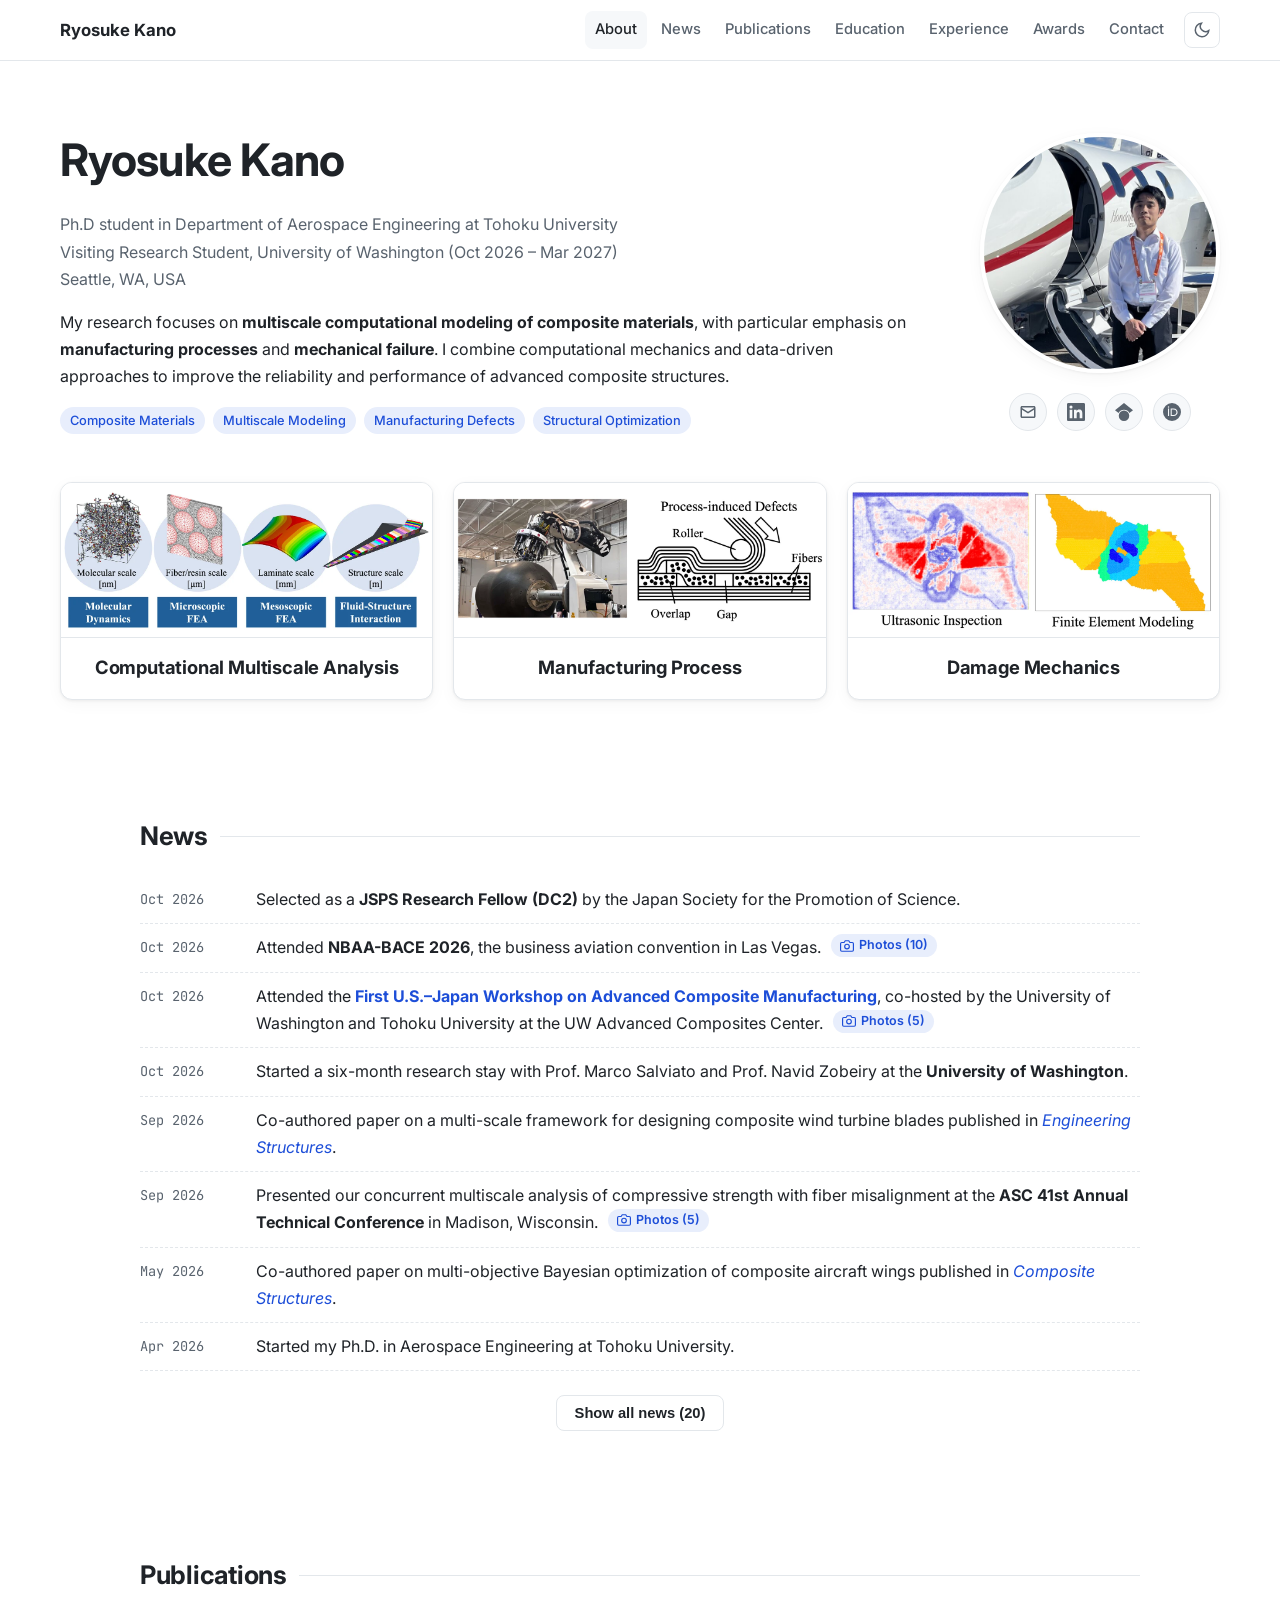
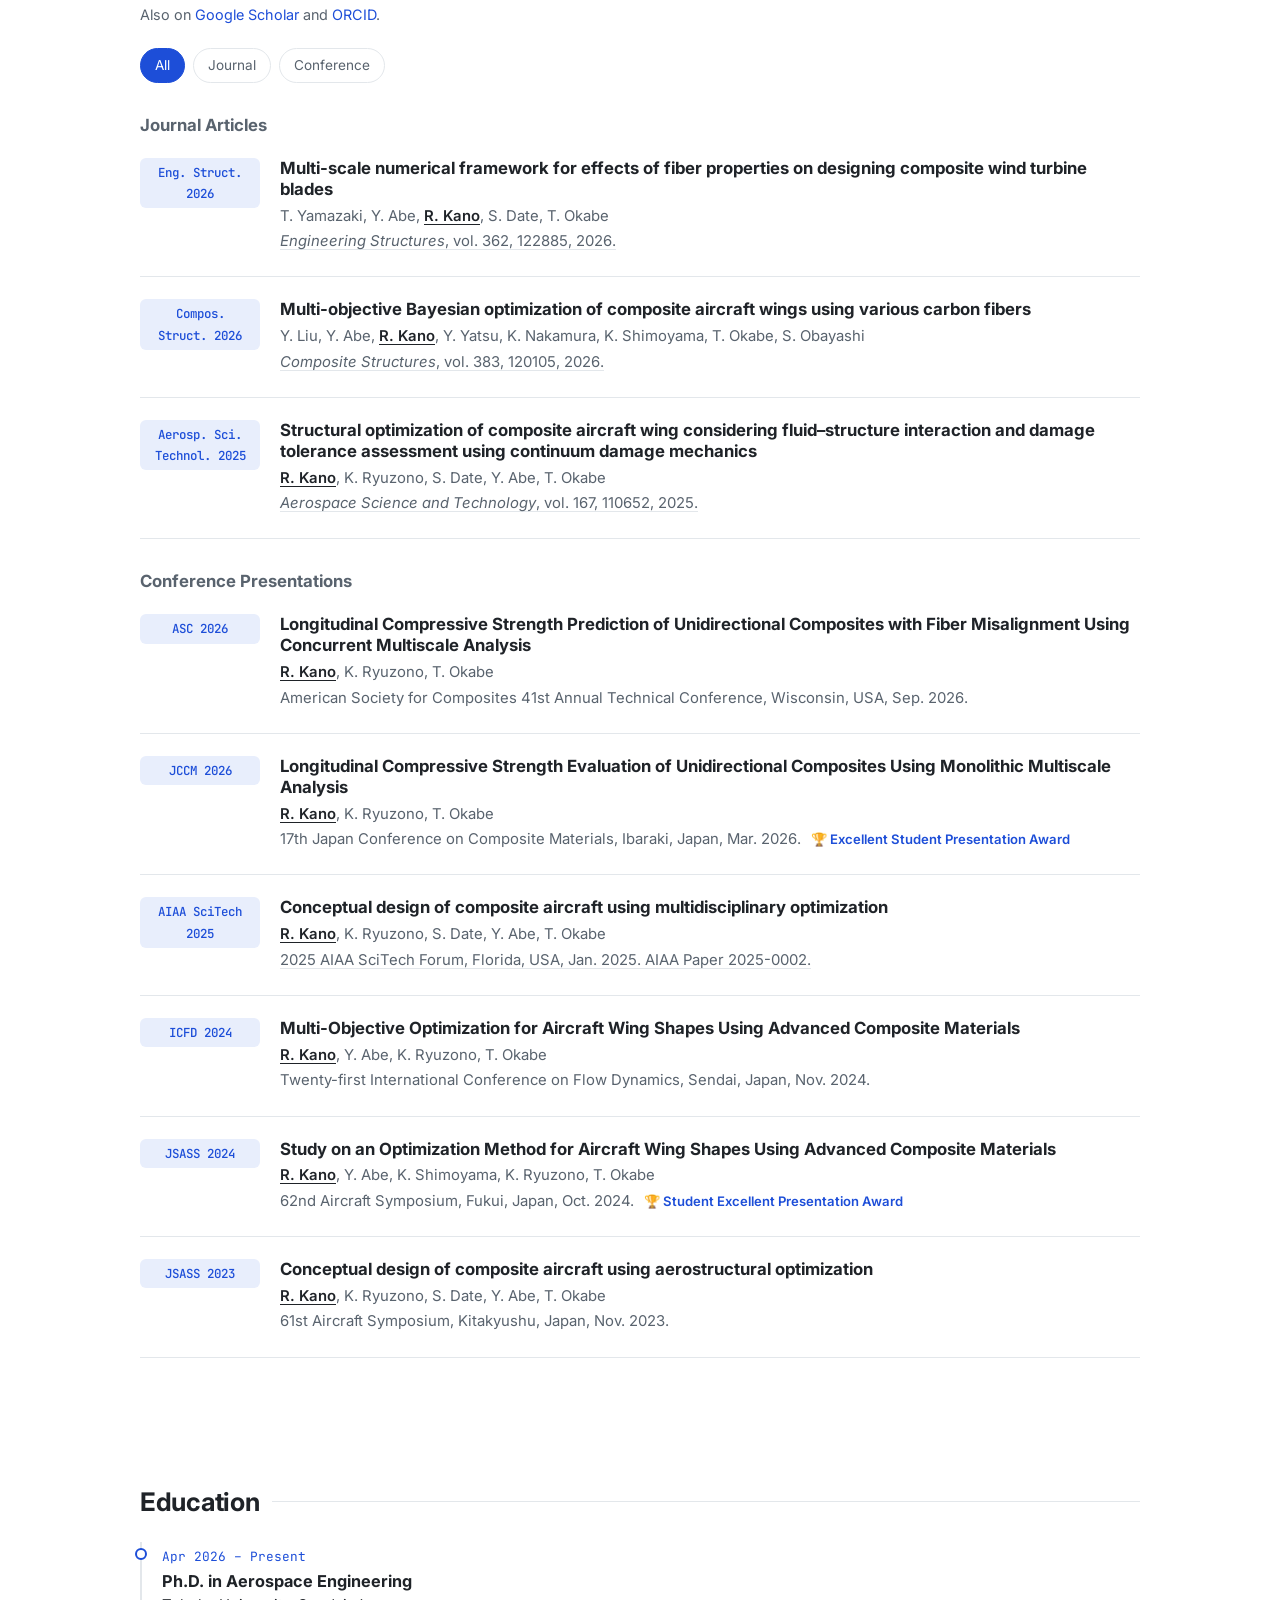
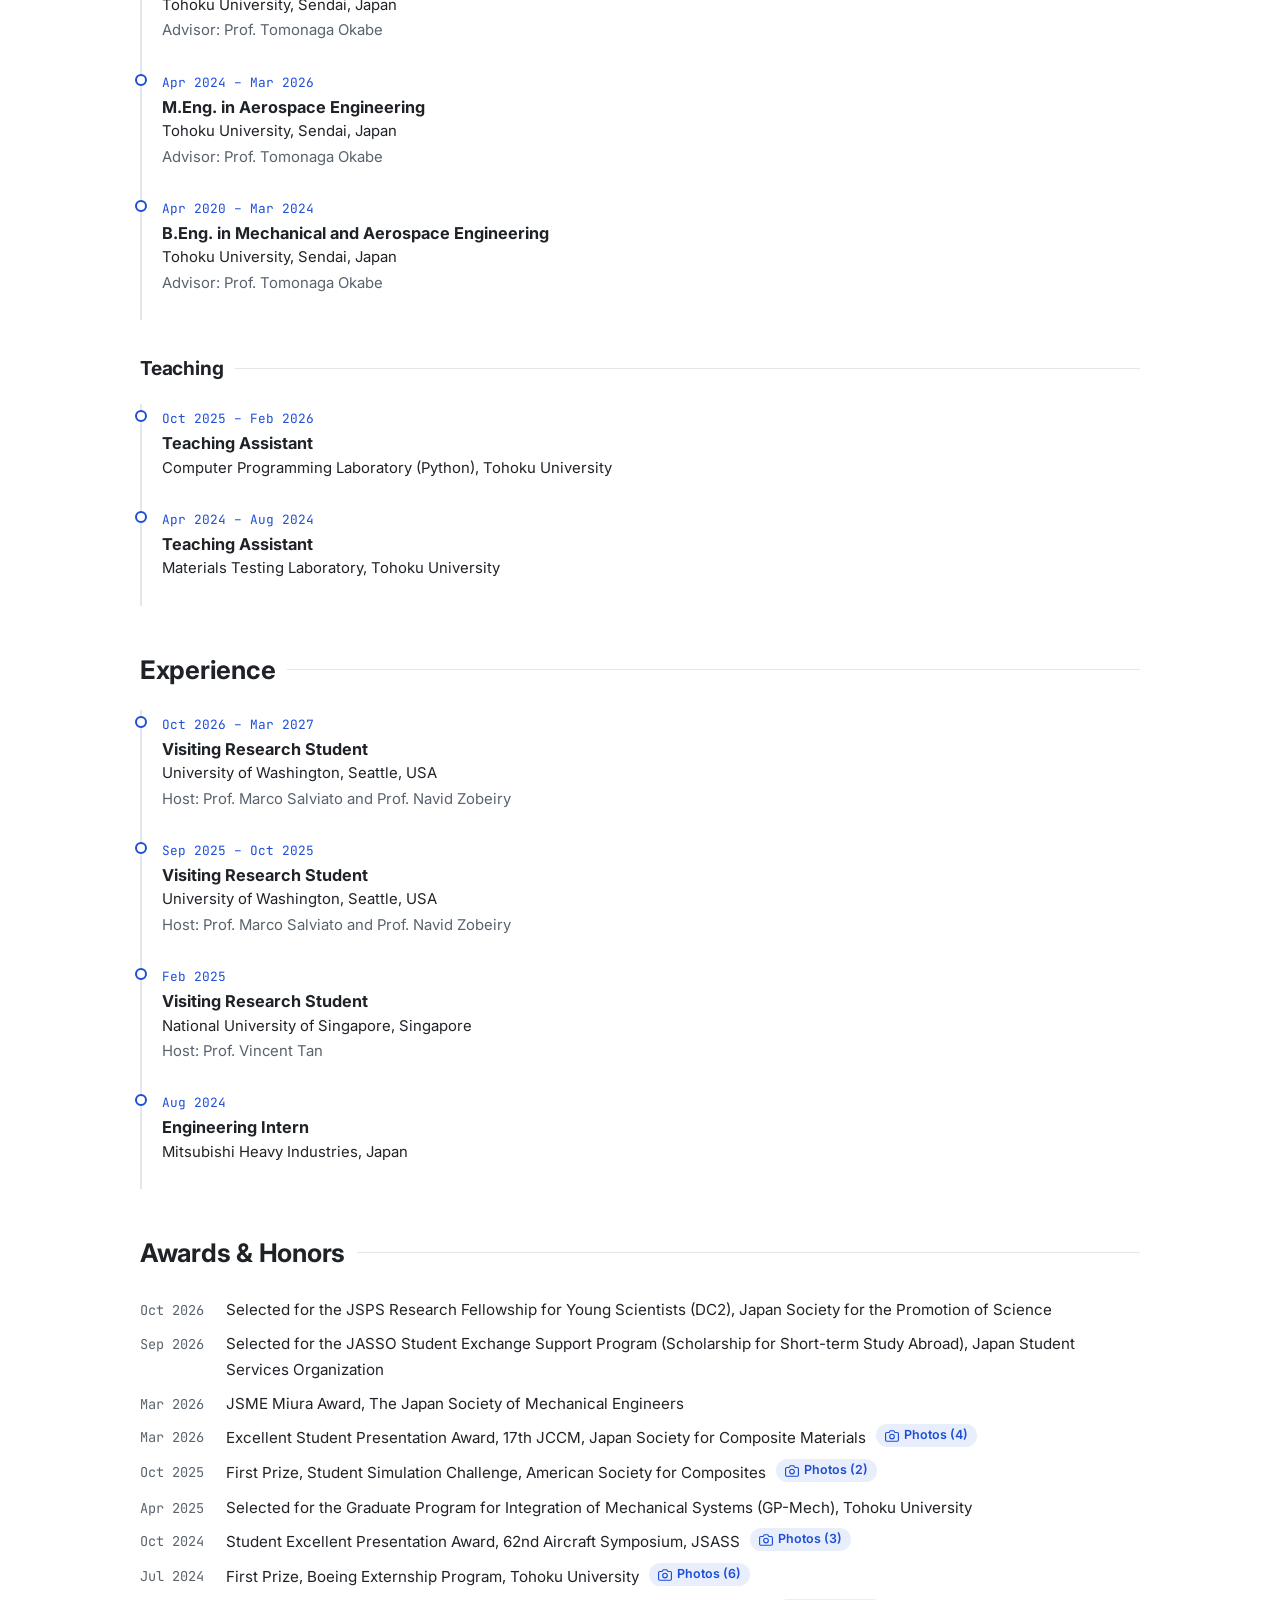
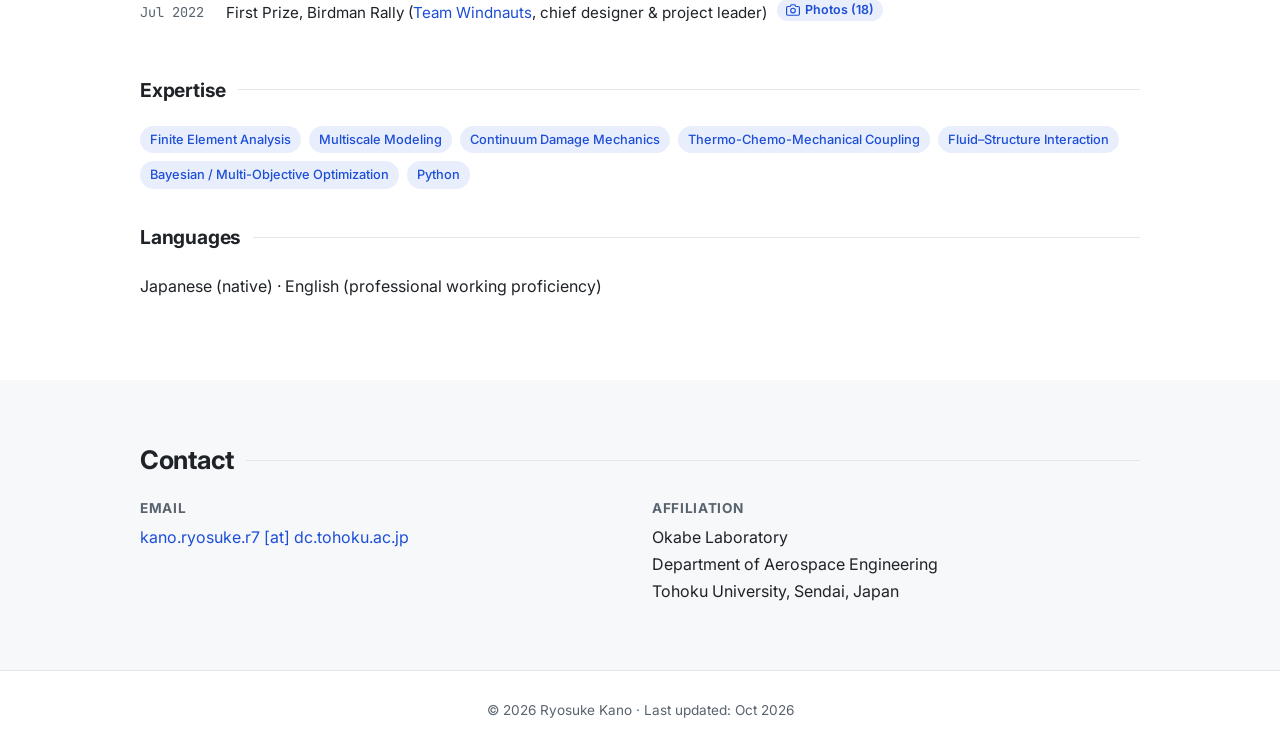
<file: index.html>
<!DOCTYPE html>
<html lang="en">
<head>
  <meta charset="UTF-8">
  <meta name="viewport" content="width=device-width, initial-scale=1.0">
  <title>Ryosuke Kano | Ph.D. Student, Aerospace Engineering</title>
  <meta name="description" content="Ryosuke Kano — Ph.D. student in Aerospace Engineering at Tohoku University, working on multiscale computational modeling of composite materials, manufacturing processes, and failure.">
  <meta property="og:title" content="Ryosuke Kano | Ph.D. Student, Aerospace Engineering">
  <meta property="og:description" content="Multiscale computational modeling of composite materials, manufacturing processes, and failure. Tohoku University.">
  <meta property="og:type" content="website">
  <meta property="og:url" content="https://r-kano.github.io/">
  <meta property="og:site_name" content="Ryosuke Kano">
  <link rel="icon" href="assets/img/favicon-48.png" type="image/png" sizes="48x48">
  <link rel="icon" href="assets/img/favicon-192.png" type="image/png" sizes="192x192">
  <link rel="icon" href="assets/img/favicon.png" type="image/png">
  <script type="application/ld+json">
  {
    "@context": "https://schema.org",
    "@type": "WebSite",
    "name": "Ryosuke Kano",
    "url": "https://r-kano.github.io/"
  }
  </script>
  <link rel="apple-touch-icon" href="assets/img/apple-touch-icon.png">
  <link rel="preconnect" href="https://fonts.googleapis.com">
  <link rel="preconnect" href="https://fonts.gstatic.com" crossorigin>
  <link href="https://fonts.googleapis.com/css2?family=Inter:wght@400;500;600;700&family=JetBrains+Mono:wght@400;500&display=swap" rel="stylesheet">
  <link rel="stylesheet" href="assets/css/style.css">
  <script>
    // Apply saved theme before paint to avoid a flash
    try {
      const t = localStorage.getItem("theme");
      if (t) document.documentElement.setAttribute("data-theme", t);
    } catch (e) {}
  </script>
</head>
<body>

  <!-- ============ NAVIGATION ============ -->
  <header class="nav">
    <div class="nav-inner">
      <a href="#top" class="nav-brand">Ryosuke Kano</a>
      <button class="nav-toggle" aria-label="Open menu" aria-expanded="false">
        <span></span><span></span><span></span>
      </button>
      <nav class="nav-links">
        <a href="#about">About</a>
        <a href="#news">News</a>
        <a href="#publications">Publications</a>
        <a href="#education">Education</a>
        <a href="#experience">Experience</a>
        <a href="#awards">Awards</a>
        <a href="#contact">Contact</a>
        <button class="theme-toggle" aria-label="Toggle dark mode" title="Toggle dark mode">
          <svg class="icon-sun" viewBox="0 0 24 24" width="18" height="18" fill="none" stroke="currentColor" stroke-width="2"><circle cx="12" cy="12" r="4"/><path d="M12 2v2M12 20v2M4.93 4.93l1.41 1.41M17.66 17.66l1.41 1.41M2 12h2M20 12h2M4.93 19.07l1.41-1.41M17.66 6.34l1.41-1.41"/></svg>
          <svg class="icon-moon" viewBox="0 0 24 24" width="18" height="18" fill="none" stroke="currentColor" stroke-width="2"><path d="M21 12.79A9 9 0 1 1 11.21 3 7 7 0 0 0 21 12.79z"/></svg>
        </button>
      </nav>
    </div>
  </header>

  <main id="top">

    <!-- ============ HERO / ABOUT ============ -->
    <section id="about" class="hero">
      <div class="container hero-grid">
        <div class="hero-photo">
          <img src="assets/img/profile.jpg" alt="Portrait of Ryosuke Kano" width="600" height="600">
          <div class="social">
            <a href="mailto:kano.ryosuke.r7@dc.tohoku.ac.jp" aria-label="Email" title="Email">
              <svg viewBox="0 0 24 24"><path d="M4 4h16c1.1 0 2 .9 2 2v12c0 1.1-.9 2-2 2H4c-1.1 0-2-.9-2-2V6c0-1.1.9-2 2-2zm0 2v.5l8 5 8-5V6H4zm16 2.85-8 5-8-5V18h16V8.85z"/></svg>
            </a>
            <a href="https://www.linkedin.com/in/ryosuke-kano/" target="_blank" rel="noopener" aria-label="LinkedIn" title="LinkedIn">
              <svg viewBox="0 0 24 24"><path d="M20.45 20.45h-3.55v-5.57c0-1.33-.03-3.04-1.85-3.04-1.86 0-2.14 1.45-2.14 2.94v5.67H9.35V9h3.41v1.56h.05c.48-.9 1.64-1.85 3.37-1.85 3.6 0 4.27 2.37 4.27 5.46v6.28zM5.34 7.43a2.06 2.06 0 1 1 0-4.12 2.06 2.06 0 0 1 0 4.12zM7.12 20.45H3.56V9h3.56v11.45zM22.22 0H1.77C.79 0 0 .77 0 1.73v20.54C0 23.23.79 24 1.77 24h20.45c.98 0 1.78-.77 1.78-1.73V1.73C24 .77 23.2 0 22.22 0z"/></svg>
            </a>
            <a href="https://scholar.google.com/citations?user=xpTz7zEAAAAJ" target="_blank" rel="noopener" aria-label="Google Scholar" title="Google Scholar">
              <svg viewBox="0 0 24 24"><path d="M12 24a7 7 0 1 1 0-14 7 7 0 0 1 0 14zm0-24L0 9.5l4.84 3.94A8 8 0 0 1 12 9a8 8 0 0 1 7.16 4.44L24 9.5z"/></svg>
            </a>
            <a href="https://orcid.org/0009-0002-7273-580X" target="_blank" rel="noopener" aria-label="ORCID" title="ORCID">
              <svg viewBox="0 0 24 24"><path d="M12 0a12 12 0 1 0 0 24 12 12 0 0 0 0-24zM7.37 4.38a.94.94 0 1 1 0 1.88.94.94 0 0 1 0-1.88zm-.72 3.05h1.44v10.03H6.65V7.43zm3.56 0h3.9c3.7 0 5.33 2.65 5.33 5.02 0 2.58-2.01 5.02-5.31 5.02h-3.92V7.43zm1.44 1.3v7.43h2.29c3.27 0 4.02-2.48 4.02-3.71 0-2.02-1.29-3.72-4.1-3.72h-2.21z"/></svg>
            </a>
          </div>
        </div>

        <div class="hero-text">
          <h1>Ryosuke Kano</h1>
          <p class="affiliation">
            Ph.D student in Department of Aerospace Engineering at Tohoku University<br>
            Visiting Research Student, University of Washington (Oct 2026 – Mar 2027)<br>
            Seattle, WA, USA
          </p>
          <p>
            My research focuses on
            <strong>multiscale computational modeling of composite materials</strong>, with particular
            emphasis on <strong>manufacturing processes</strong> and <strong>mechanical failure</strong>.
            I combine computational mechanics and data-driven approaches to improve the reliability
            and performance of advanced composite structures.
          </p>
          <div class="interests">
            <span class="tag">Composite Materials</span>
            <span class="tag">Multiscale Modeling</span>
            <span class="tag">Manufacturing Defects</span>
            <span class="tag">Structural Optimization</span>
          </div>
        </div>
      </div>

      <div class="container">
        <div class="research-cards">
          <figure class="research-card">
            <img src="assets/img/research/multiscale.webp" alt="Multiscale models from molecular, fiber/resin, laminate, to structure scale" loading="eager">
            <figcaption>Computational Multiscale Analysis</figcaption>
          </figure>
          <figure class="research-card">
            <img src="assets/img/research/manufacturing.webp" alt="Automated fiber placement robot and schematic of process-induced defects" loading="eager">
            <figcaption>Manufacturing Process</figcaption>
          </figure>
          <figure class="research-card">
            <img src="assets/img/research/damage_mechanics.webp" alt="Damage distribution maps of a composite laminate" loading="eager">
            <figcaption>Damage Mechanics</figcaption>
          </figure>
        </div>
      </div>
    </section>

    <!-- ============ NEWS ============ -->
    <section id="news" class="section">
      <div class="container">
        <h2 class="section-title">News</h2>
        <!-- "Photos" links open photos.html?e=<album id>; albums are defined in assets/js/events.js.
             Items with class "more" stay hidden until "Show all news" is clicked. -->
        <ul class="news">
          <li><time>Oct 2026</time><span>Selected as a <strong>JSPS Research Fellow (DC2)</strong> by the Japan Society for the Promotion of Science.</span></li>
          <li><time>Oct 2026</time><span>Attended <strong>NBAA-BACE 2026</strong>, the business aviation convention in Las Vegas. <a class="pic-link" href="photos.html?e=2026-10-nbaa-bace"><svg viewBox="0 0 24 24" width="14" height="14" fill="none" stroke="currentColor" stroke-width="2" aria-hidden="true"><path d="M23 19a2 2 0 0 1-2 2H3a2 2 0 0 1-2-2V8a2 2 0 0 1 2-2h4l2-3h6l2 3h4a2 2 0 0 1 2 2z"/><circle cx="12" cy="13" r="4"/></svg>Photos (10)</a></span></li>
          <li><time>Oct 2026</time><span>Attended the <a href="https://www.uwacc.uw.edu/first-u-s-japan-workshop-on-advanced-composite-manufacturing" target="_blank" rel="noopener"><strong>First U.S.–Japan Workshop on Advanced Composite Manufacturing</strong></a>, co-hosted by the University of Washington and Tohoku University at the UW Advanced Composites Center. <a class="pic-link" href="photos.html?e=2026-10-uw-workshop"><svg viewBox="0 0 24 24" width="14" height="14" fill="none" stroke="currentColor" stroke-width="2" aria-hidden="true"><path d="M23 19a2 2 0 0 1-2 2H3a2 2 0 0 1-2-2V8a2 2 0 0 1 2-2h4l2-3h6l2 3h4a2 2 0 0 1 2 2z"/><circle cx="12" cy="13" r="4"/></svg>Photos (5)</a></span></li>
          <li><time>Oct 2026</time><span>Started a six-month research stay with Prof. Marco Salviato and Prof. Navid Zobeiry at the <strong>University of Washington</strong>.</span></li>
          <li><time>Sep 2026</time><span>Co-authored paper on a multi-scale framework for designing composite wind turbine blades published in <a href="https://doi.org/10.1016/j.engstruct.2026.122885" target="_blank" rel="noopener"><em>Engineering Structures</em></a>.</span></li>
          <li><time>Sep 2026</time><span>Presented our concurrent multiscale analysis of compressive strength with fiber misalignment at the <strong>ASC 41st Annual Technical Conference</strong> in Madison, Wisconsin. <a class="pic-link" href="photos.html?e=2026-09-asc"><svg viewBox="0 0 24 24" width="14" height="14" fill="none" stroke="currentColor" stroke-width="2" aria-hidden="true"><path d="M23 19a2 2 0 0 1-2 2H3a2 2 0 0 1-2-2V8a2 2 0 0 1 2-2h4l2-3h6l2 3h4a2 2 0 0 1 2 2z"/><circle cx="12" cy="13" r="4"/></svg>Photos (5)</a></span></li>
          <li><time>May 2026</time><span>Co-authored paper on multi-objective Bayesian optimization of composite aircraft wings published in <a href="https://doi.org/10.1016/j.compstruct.2026.120105" target="_blank" rel="noopener"><em>Composite Structures</em></a>.</span></li>
          <li><time>Apr 2026</time><span>Started my Ph.D. in Aerospace Engineering at Tohoku University.</span></li>
          <li class="more"><time>Mar 2026</time><span>Received my <strong>M.Eng.</strong> in Aerospace Engineering from Tohoku University. <a class="pic-link" href="photos.html?e=2026-03-graduation"><svg viewBox="0 0 24 24" width="14" height="14" fill="none" stroke="currentColor" stroke-width="2" aria-hidden="true"><path d="M23 19a2 2 0 0 1-2 2H3a2 2 0 0 1-2-2V8a2 2 0 0 1 2-2h4l2-3h6l2 3h4a2 2 0 0 1 2 2z"/><circle cx="12" cy="13" r="4"/></svg>Photos (4)</a></span></li>
          <li class="more"><time>Mar 2026</time><span>Received the <strong>JSME Miura Award</strong> from the Japan Society of Mechanical Engineers.</span></li>
          <li class="more"><time>Mar 2026</time><span>Received the <strong>Excellent Student Presentation Award</strong> at the 17th Japan Conference on Composite Materials (JCCM). <a class="pic-link" href="photos.html?e=2026-03-jccm"><svg viewBox="0 0 24 24" width="14" height="14" fill="none" stroke="currentColor" stroke-width="2" aria-hidden="true"><path d="M23 19a2 2 0 0 1-2 2H3a2 2 0 0 1-2-2V8a2 2 0 0 1 2-2h4l2-3h6l2 3h4a2 2 0 0 1 2 2z"/><circle cx="12" cy="13" r="4"/></svg>Photos (4)</a></span></li>
          <li class="more"><time>Dec 2025</time><span>First-author paper on structural optimization of composite aircraft wings considering fluid–structure interaction and damage tolerance published in <a href="https://doi.org/10.1016/j.ast.2025.110652" target="_blank" rel="noopener"><em>Aerospace Science and Technology</em></a>.</span></li>
          <li class="more"><time>Oct 2025</time><span>Won the <strong>ASC Student Simulation Challenge</strong> hosted by the American Society for Composites. <a class="pic-link" href="photos.html?e=2025-10-asc-simulation-challenge"><svg viewBox="0 0 24 24" width="14" height="14" fill="none" stroke="currentColor" stroke-width="2" aria-hidden="true"><path d="M23 19a2 2 0 0 1-2 2H3a2 2 0 0 1-2-2V8a2 2 0 0 1 2-2h4l2-3h6l2 3h4a2 2 0 0 1 2 2z"/><circle cx="12" cy="13" r="4"/></svg>Photos (2)</a></span></li>
          <li class="more"><time>Sep 2025</time><span>Visited Prof. Marco Salviato and Prof. Navid Zobeiry's group at the <strong>University of Washington</strong> as a visiting research student. <a class="pic-link" href="photos.html?e=2025-09-uw-visit"><svg viewBox="0 0 24 24" width="14" height="14" fill="none" stroke="currentColor" stroke-width="2" aria-hidden="true"><path d="M23 19a2 2 0 0 1-2 2H3a2 2 0 0 1-2-2V8a2 2 0 0 1 2-2h4l2-3h6l2 3h4a2 2 0 0 1 2 2z"/><circle cx="12" cy="13" r="4"/></svg>Photos (12)</a></span></li>
          <li class="more"><time>Feb 2025</time><span>Visited Prof. Vincent Tan's group at the <strong>National University of Singapore</strong>. <a class="pic-link" href="photos.html?e=2025-02-nus-visit"><svg viewBox="0 0 24 24" width="14" height="14" fill="none" stroke="currentColor" stroke-width="2" aria-hidden="true"><path d="M23 19a2 2 0 0 1-2 2H3a2 2 0 0 1-2-2V8a2 2 0 0 1 2-2h4l2-3h6l2 3h4a2 2 0 0 1 2 2z"/><circle cx="12" cy="13" r="4"/></svg>Photos (3)</a></span></li>
          <li class="more"><time>Jan 2025</time><span>Presented our multidisciplinary optimization of composite aircraft at the <strong>AIAA SciTech Forum 2025</strong> in Orlando, Florida. <a class="pic-link" href="photos.html?e=2025-01-aiaa-scitech"><svg viewBox="0 0 24 24" width="14" height="14" fill="none" stroke="currentColor" stroke-width="2" aria-hidden="true"><path d="M23 19a2 2 0 0 1-2 2H3a2 2 0 0 1-2-2V8a2 2 0 0 1 2-2h4l2-3h6l2 3h4a2 2 0 0 1 2 2z"/><circle cx="12" cy="13" r="4"/></svg>Photos (7)</a></span></li>
          <li class="more"><time>Nov 2024</time><span>Ran a full marathon with my lab mates! <a class="pic-link" href="photos.html?e=2024-11-marathon"><svg viewBox="0 0 24 24" width="14" height="14" fill="none" stroke="currentColor" stroke-width="2" aria-hidden="true"><path d="M23 19a2 2 0 0 1-2 2H3a2 2 0 0 1-2-2V8a2 2 0 0 1 2-2h4l2-3h6l2 3h4a2 2 0 0 1 2 2z"/><circle cx="12" cy="13" r="4"/></svg>Photos (3)</a></span></li>
          <li class="more"><time>Oct 2024</time><span>Received the <strong>Student Excellent Presentation Award</strong> at the 62nd Aircraft Symposium (JSASS). <a class="pic-link" href="photos.html?e=2024-10-aircraft-symposium"><svg viewBox="0 0 24 24" width="14" height="14" fill="none" stroke="currentColor" stroke-width="2" aria-hidden="true"><path d="M23 19a2 2 0 0 1-2 2H3a2 2 0 0 1-2-2V8a2 2 0 0 1 2-2h4l2-3h6l2 3h4a2 2 0 0 1 2 2z"/><circle cx="12" cy="13" r="4"/></svg>Photos (3)</a></span></li>
          <li class="more"><time>Jul 2024</time><span>Won the <strong>Boeing Externship Program</strong> as part of the Tohoku University team. <a class="pic-link" href="photos.html?e=2024-07-boeing-externship"><svg viewBox="0 0 24 24" width="14" height="14" fill="none" stroke="currentColor" stroke-width="2" aria-hidden="true"><path d="M23 19a2 2 0 0 1-2 2H3a2 2 0 0 1-2-2V8a2 2 0 0 1 2-2h4l2-3h6l2 3h4a2 2 0 0 1 2 2z"/><circle cx="12" cy="13" r="4"/></svg>Photos (6)</a></span></li>
          <li class="more"><time>Jul 2022</time><span><a href="https://www.ifs.tohoku.ac.jp/~Boeing/ppt/20230216/5_Windnauts_2021-22.pdf" target="_blank" rel="noopener">Team Windnauts</a> won the <strong>Birdman Rally</strong> with a 36.9 km flight. I was chief designer and project leader. <a class="pic-link" href="photos.html?e=2022-07-birdman-rally"><svg viewBox="0 0 24 24" width="14" height="14" fill="none" stroke="currentColor" stroke-width="2" aria-hidden="true"><path d="M23 19a2 2 0 0 1-2 2H3a2 2 0 0 1-2-2V8a2 2 0 0 1 2-2h4l2-3h6l2 3h4a2 2 0 0 1 2 2z"/><circle cx="12" cy="13" r="4"/></svg>Photos (18)</a></span></li>
        </ul>
        <div class="news-more"><button class="btn">Show all news (20)</button></div>
      </div>
    </section>

    <!-- ============ PUBLICATIONS ============ -->
    <section id="publications" class="section">
      <div class="container">
        <h2 class="section-title">Publications</h2>
        <p class="section-note">
          Also on <a href="https://scholar.google.com/citations?user=xpTz7zEAAAAJ" target="_blank" rel="noopener">Google Scholar</a>
          and <a href="https://orcid.org/0009-0002-7273-580X" target="_blank" rel="noopener">ORCID</a>.
        </p>

        <div class="pub-filter" role="tablist">
          <button class="active" data-filter="all">All</button>
          <button data-filter="journal">Journal</button>
          <button data-filter="conference">Conference</button>
        </div>

        <!-- Copy a <li class="pub"> block to add a paper. Set data-type to journal / conference.
             When a DOI is available, wrap the contents of .pub-where in <a href="https://doi.org/..."> -->
        <h3 class="pub-group">Journal Articles</h3>
        <ol class="pubs">

          <li class="pub" data-type="journal">
            <div class="pub-venue">Eng. Struct. 2026</div>
            <div class="pub-body">
              <h3 class="pub-title">Multi-scale numerical framework for effects of fiber properties on designing composite wind turbine blades</h3>
              <p class="pub-authors">T. Yamazaki, Y. Abe, <span class="me">R. Kano</span>, S. Date, T. Okabe</p>
              <p class="pub-where"><a href="https://doi.org/10.1016/j.engstruct.2026.122885" target="_blank" rel="noopener"><em>Engineering Structures</em>, vol. 362, 122885, 2026.</a></p>
            </div>
          </li>

          <li class="pub" data-type="journal">
            <div class="pub-venue">Compos. Struct. 2026</div>
            <div class="pub-body">
              <h3 class="pub-title">Multi-objective Bayesian optimization of composite aircraft wings using various carbon fibers</h3>
              <p class="pub-authors">Y. Liu, Y. Abe, <span class="me">R. Kano</span>, Y. Yatsu, K. Nakamura, K. Shimoyama, T. Okabe, S. Obayashi</p>
              <p class="pub-where"><a href="https://doi.org/10.1016/j.compstruct.2026.120105" target="_blank" rel="noopener"><em>Composite Structures</em>, vol. 383, 120105, 2026.</a></p>
            </div>
          </li>

          <li class="pub" data-type="journal">
            <div class="pub-venue">Aerosp. Sci. Technol. 2025</div>
            <div class="pub-body">
              <h3 class="pub-title">Structural optimization of composite aircraft wing considering fluid–structure interaction and damage tolerance assessment using continuum damage mechanics</h3>
              <p class="pub-authors"><span class="me">R. Kano</span>, K. Ryuzono, S. Date, Y. Abe, T. Okabe</p>
              <p class="pub-where"><a href="https://doi.org/10.1016/j.ast.2025.110652" target="_blank" rel="noopener"><em>Aerospace Science and Technology</em>, vol. 167, 110652, 2025.</a></p>
            </div>
          </li>
        </ol>

        <h3 class="pub-group">Conference Presentations</h3>
        <ol class="pubs">
          <li class="pub" data-type="conference">
            <div class="pub-venue">ASC 2026</div>
            <div class="pub-body">
              <h3 class="pub-title">Longitudinal Compressive Strength Prediction of Unidirectional Composites with Fiber Misalignment Using Concurrent Multiscale Analysis</h3>
              <p class="pub-authors"><span class="me">R. Kano</span>, K. Ryuzono, T. Okabe</p>
              <p class="pub-where">American Society for Composites 41st Annual Technical Conference, Wisconsin, USA, Sep. 2026.</p>
            </div>
          </li>
          <li class="pub" data-type="conference">
            <div class="pub-venue">JCCM 2026</div>
            <div class="pub-body">
              <h3 class="pub-title">Longitudinal Compressive Strength Evaluation of Unidirectional Composites Using Monolithic Multiscale Analysis</h3>
              <p class="pub-authors"><span class="me">R. Kano</span>, K. Ryuzono, T. Okabe</p>
              <p class="pub-where">17th Japan Conference on Composite Materials, Ibaraki, Japan, Mar. 2026. <span class="award">🏆 Excellent Student Presentation Award</span></p>
            </div>
          </li>
          <li class="pub" data-type="conference">
            <div class="pub-venue">AIAA SciTech 2025</div>
            <div class="pub-body">
              <h3 class="pub-title">Conceptual design of composite aircraft using multidisciplinary optimization</h3>
              <p class="pub-authors"><span class="me">R. Kano</span>, K. Ryuzono, S. Date, Y. Abe, T. Okabe</p>
              <p class="pub-where"><a href="https://doi.org/10.2514/6.2025-0002" target="_blank" rel="noopener">2025 AIAA SciTech Forum, Florida, USA, Jan. 2025. AIAA Paper 2025-0002.</a></p>
            </div>
          </li>
          <li class="pub" data-type="conference">
            <div class="pub-venue">ICFD 2024</div>
            <div class="pub-body">
              <h3 class="pub-title">Multi-Objective Optimization for Aircraft Wing Shapes Using Advanced Composite Materials</h3>
              <p class="pub-authors"><span class="me">R. Kano</span>, Y. Abe, K. Ryuzono, T. Okabe</p>
              <p class="pub-where">Twenty-first International Conference on Flow Dynamics, Sendai, Japan, Nov. 2024.</p>
            </div>
          </li>
          <li class="pub" data-type="conference">
            <div class="pub-venue">JSASS 2024</div>
            <div class="pub-body">
              <h3 class="pub-title">Study on an Optimization Method for Aircraft Wing Shapes Using Advanced Composite Materials</h3>
              <p class="pub-authors"><span class="me">R. Kano</span>, Y. Abe, K. Shimoyama, K. Ryuzono, T. Okabe</p>
              <p class="pub-where">62nd Aircraft Symposium, Fukui, Japan, Oct. 2024. <span class="award">🏆 Student Excellent Presentation Award</span></p>
            </div>
          </li>
          <li class="pub" data-type="conference">
            <div class="pub-venue">JSASS 2023</div>
            <div class="pub-body">
              <h3 class="pub-title">Conceptual design of composite aircraft using aerostructural optimization</h3>
              <p class="pub-authors"><span class="me">R. Kano</span>, K. Ryuzono, S. Date, Y. Abe, T. Okabe</p>
              <p class="pub-where">61st Aircraft Symposium, Kitakyushu, Japan, Nov. 2023.</p>
            </div>
          </li>
        </ol>
      </div>
    </section>

    <!-- ============ EDUCATION / EXPERIENCE ============ -->
    <section id="cv" class="section">
      <div class="container cv-stack">
        <div id="education">
          <h2 class="section-title">Education</h2>
          <ul class="timeline">
            <li>
              <time>Apr 2026 – Present</time>
              <h3>Ph.D. in Aerospace Engineering</h3>
              <p>Tohoku University, Sendai, Japan</p>
              <p class="muted">Advisor: Prof. Tomonaga Okabe</p>
            </li>
            <li>
              <time>Apr 2024 – Mar 2026</time>
              <h3>M.Eng. in Aerospace Engineering</h3>
              <p>Tohoku University, Sendai, Japan</p>
              <p class="muted">Advisor: Prof. Tomonaga Okabe</p>
            </li>
            <li>
              <time>Apr 2020 – Mar 2024</time>
              <h3>B.Eng. in Mechanical and Aerospace Engineering</h3>
              <p>Tohoku University, Sendai, Japan</p>
              <p class="muted">Advisor: Prof. Tomonaga Okabe</p>
            </li>
          </ul>

          <h2 class="section-title small">Teaching</h2>
          <ul class="timeline">
            <li>
              <time>Oct 2025 – Feb 2026</time>
              <h3>Teaching Assistant</h3>
              <p>Computer Programming Laboratory (Python), Tohoku University</p>
            </li>
            <li>
              <time>Apr 2024 – Aug 2024</time>
              <h3>Teaching Assistant</h3>
              <p>Materials Testing Laboratory, Tohoku University</p>
            </li>
          </ul>
        </div>

        <div id="experience">
          <h2 class="section-title">Experience</h2>
          <ul class="timeline">
            <li>
              <time>Oct 2026 – Mar 2027</time>
              <h3>Visiting Research Student</h3>
              <p>University of Washington, Seattle, USA</p>
              <p class="muted">Host: Prof. Marco Salviato and Prof. Navid Zobeiry</p>
            </li>
            <li>
              <time>Sep 2025 – Oct 2025</time>
              <h3>Visiting Research Student</h3>
              <p>University of Washington, Seattle, USA</p>
              <p class="muted">Host: Prof. Marco Salviato and Prof. Navid Zobeiry</p>
            </li>
            <li>
              <time>Feb 2025</time>
              <h3>Visiting Research Student</h3>
              <p>National University of Singapore, Singapore</p>
              <p class="muted">Host: Prof. Vincent Tan</p>
            </li>
            <li>
              <time>Aug 2024</time>
              <h3>Engineering Intern</h3>
              <p>Mitsubishi Heavy Industries, Japan</p>
            </li>
          </ul>

        </div>

        <div id="awards">
          <h2 class="section-title">Awards &amp; Honors</h2>
          <ul class="simple-list">
            <li><span>Oct 2026</span> Selected for the JSPS Research Fellowship for Young Scientists (DC2), Japan Society for the Promotion of Science</li>
            <li><span>Sep 2026</span> Selected for the JASSO Student Exchange Support Program (Scholarship for Short-term Study Abroad), Japan Student Services Organization</li>
            <li><span>Mar 2026</span> JSME Miura Award, The Japan Society of Mechanical Engineers</li>
            <li><span>Mar 2026</span> <span>Excellent Student Presentation Award, 17th JCCM, Japan Society for Composite Materials <a class="pic-link" href="photos.html?e=2026-03-jccm"><svg viewBox="0 0 24 24" width="14" height="14" fill="none" stroke="currentColor" stroke-width="2" aria-hidden="true"><path d="M23 19a2 2 0 0 1-2 2H3a2 2 0 0 1-2-2V8a2 2 0 0 1 2-2h4l2-3h6l2 3h4a2 2 0 0 1 2 2z"/><circle cx="12" cy="13" r="4"/></svg>Photos (4)</a></span></li>
            <li><span>Oct 2025</span> <span>First Prize, Student Simulation Challenge, American Society for Composites <a class="pic-link" href="photos.html?e=2025-10-asc-simulation-challenge"><svg viewBox="0 0 24 24" width="14" height="14" fill="none" stroke="currentColor" stroke-width="2" aria-hidden="true"><path d="M23 19a2 2 0 0 1-2 2H3a2 2 0 0 1-2-2V8a2 2 0 0 1 2-2h4l2-3h6l2 3h4a2 2 0 0 1 2 2z"/><circle cx="12" cy="13" r="4"/></svg>Photos (2)</a></span></li>
            <li><span>Apr 2025</span> Selected for the Graduate Program for Integration of Mechanical Systems (GP-Mech), Tohoku University</li>
            <li><span>Oct 2024</span> <span>Student Excellent Presentation Award, 62nd Aircraft Symposium, JSASS <a class="pic-link" href="photos.html?e=2024-10-aircraft-symposium"><svg viewBox="0 0 24 24" width="14" height="14" fill="none" stroke="currentColor" stroke-width="2" aria-hidden="true"><path d="M23 19a2 2 0 0 1-2 2H3a2 2 0 0 1-2-2V8a2 2 0 0 1 2-2h4l2-3h6l2 3h4a2 2 0 0 1 2 2z"/><circle cx="12" cy="13" r="4"/></svg>Photos (3)</a></span></li>
            <li><span>Jul 2024</span> <span>First Prize, Boeing Externship Program, Tohoku University <a class="pic-link" href="photos.html?e=2024-07-boeing-externship"><svg viewBox="0 0 24 24" width="14" height="14" fill="none" stroke="currentColor" stroke-width="2" aria-hidden="true"><path d="M23 19a2 2 0 0 1-2 2H3a2 2 0 0 1-2-2V8a2 2 0 0 1 2-2h4l2-3h6l2 3h4a2 2 0 0 1 2 2z"/><circle cx="12" cy="13" r="4"/></svg>Photos (6)</a></span></li>
            <li><span>Jul 2022</span> <span>First Prize, Birdman Rally (<a href="https://www.ifs.tohoku.ac.jp/~Boeing/ppt/20230216/5_Windnauts_2021-22.pdf" target="_blank" rel="noopener">Team Windnauts</a>, chief designer &amp; project leader) <a class="pic-link" href="photos.html?e=2022-07-birdman-rally"><svg viewBox="0 0 24 24" width="14" height="14" fill="none" stroke="currentColor" stroke-width="2" aria-hidden="true"><path d="M23 19a2 2 0 0 1-2 2H3a2 2 0 0 1-2-2V8a2 2 0 0 1 2-2h4l2-3h6l2 3h4a2 2 0 0 1 2 2z"/><circle cx="12" cy="13" r="4"/></svg>Photos (18)</a></span></li>
          </ul>

        </div>

        <div>
          <h2 class="section-title small">Expertise</h2>
          <div class="tags">
            <span class="tag">Finite Element Analysis</span>
            <span class="tag">Multiscale Modeling</span>
            <span class="tag">Continuum Damage Mechanics</span>
            <span class="tag">Thermo-Chemo-Mechanical Coupling</span>
            <span class="tag">Fluid–Structure Interaction</span>
            <span class="tag">Bayesian / Multi-Objective Optimization</span>
            <span class="tag">Python</span>
          </div>

          <h2 class="section-title small">Languages</h2>
          <p>Japanese (native) · English (professional working proficiency)</p>
        </div>
      </div>
    </section>

    <!-- ============ CONTACT ============ -->
    <section id="contact" class="section alt">
      <div class="container contact">
        <h2 class="section-title">Contact</h2>
        <div class="contact-grid">
          <div>
            <h3>Email</h3>
            <p><a href="mailto:kano.ryosuke.r7@dc.tohoku.ac.jp">kano.ryosuke.r7 [at] dc.tohoku.ac.jp</a></p>
          </div>
          <div>
            <h3>Affiliation</h3>
            <p>Okabe Laboratory<br>Department of Aerospace Engineering<br>Tohoku University, Sendai, Japan</p>
          </div>
        </div>
      </div>
    </section>
  </main>

  <footer class="footer">
    <div class="container">
      <p>© <span id="year"></span> Ryosuke Kano · Last updated: Oct 2026</p>
    </div>
  </footer>

  <script src="assets/js/main.js"></script>
</body>
</html>
</file>
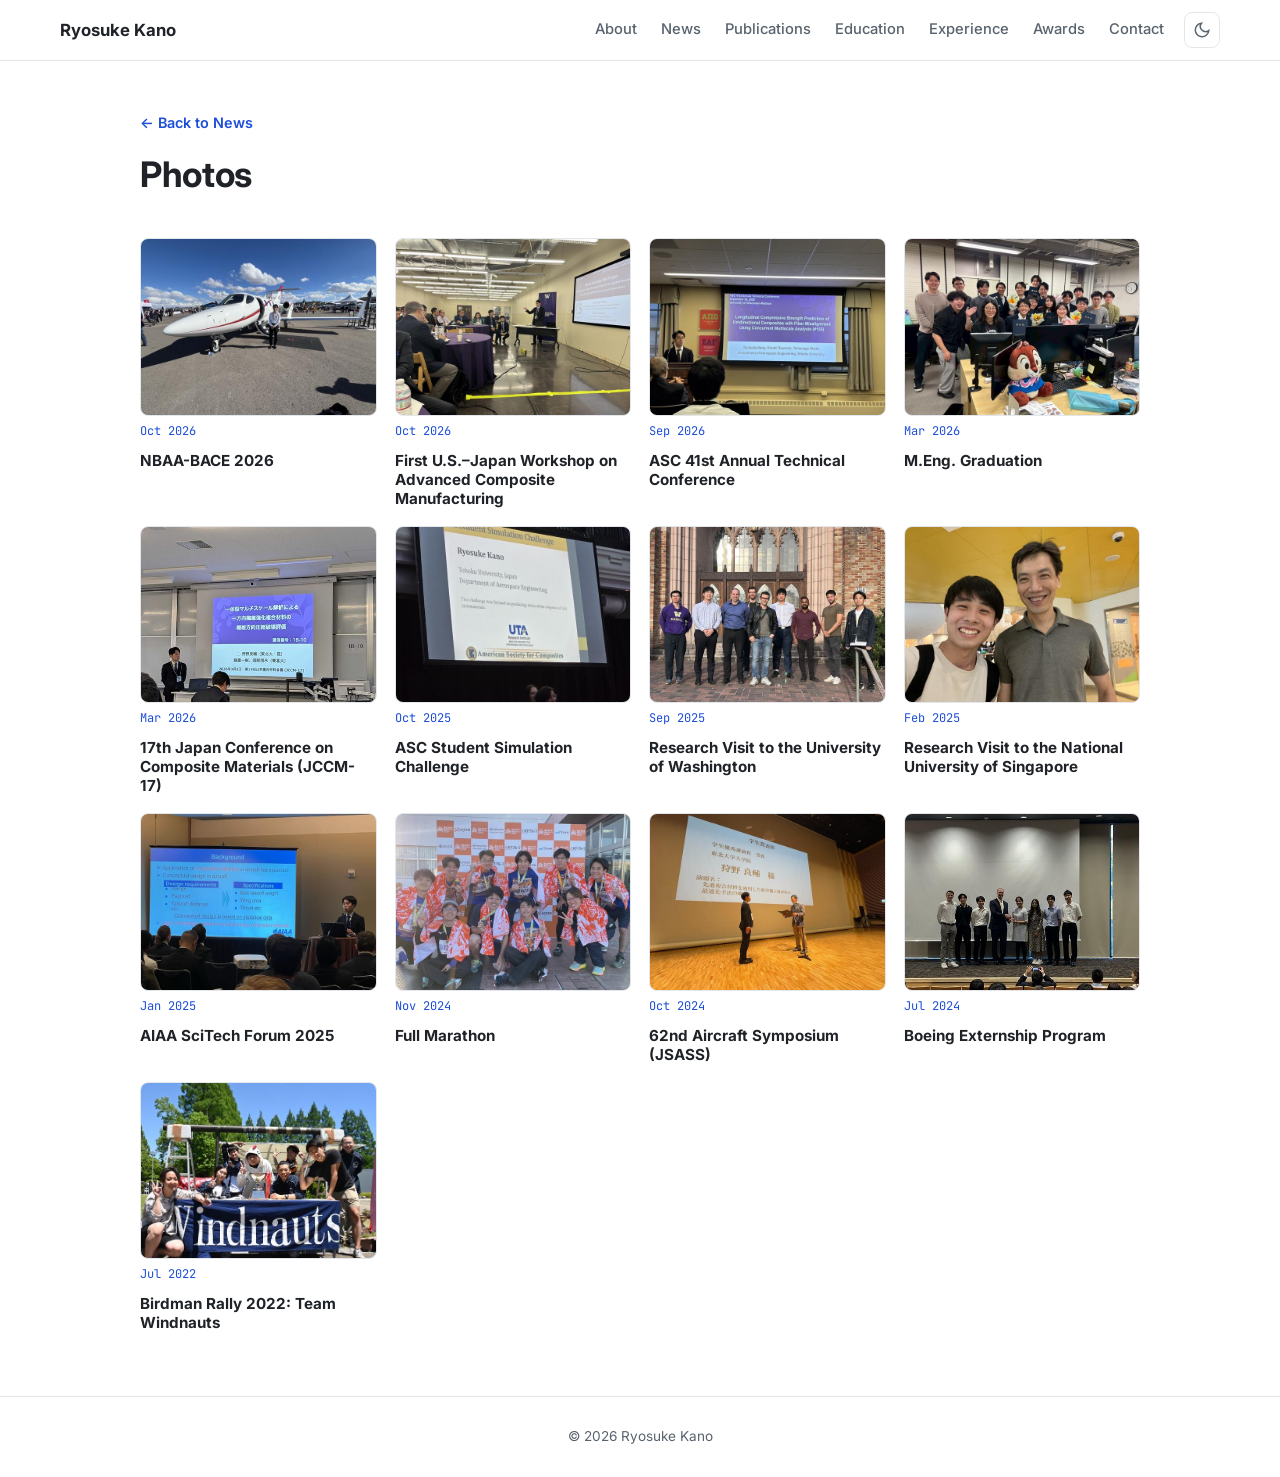
<file: photos.html>
<!DOCTYPE html>
<html lang="en">
<head>
  <meta charset="UTF-8">
  <meta name="viewport" content="width=device-width, initial-scale=1.0">
  <title>Photos | Ryosuke Kano</title>
  <meta name="description" content="Ryosuke Kano — Ph.D. student in Aerospace Engineering at Tohoku University, working on multiscale computational modeling of composite materials, manufacturing processes, and failure.">
  <meta property="og:title" content="Ryosuke Kano | Ph.D. Student, Aerospace Engineering">
  <meta property="og:description" content="Multiscale computational modeling of composite materials, manufacturing processes, and failure. Tohoku University.">
  <meta property="og:type" content="website">
  <meta property="og:url" content="https://r-kano.github.io/">
  <link rel="icon" href="assets/img/favicon-48.png" type="image/png" sizes="48x48">
  <link rel="icon" href="assets/img/favicon-192.png" type="image/png" sizes="192x192">
  <link rel="apple-touch-icon" href="assets/img/apple-touch-icon.png">
  <link rel="preconnect" href="https://fonts.googleapis.com">
  <link rel="preconnect" href="https://fonts.gstatic.com" crossorigin>
  <link href="https://fonts.googleapis.com/css2?family=Inter:wght@400;500;600;700&family=JetBrains+Mono:wght@400;500&display=swap" rel="stylesheet">
  <link rel="stylesheet" href="assets/css/style.css">
  <script>
    // Apply saved theme before paint to avoid a flash
    try {
      const t = localStorage.getItem("theme");
      if (t) document.documentElement.setAttribute("data-theme", t);
    } catch (e) {}
  </script>
</head>
<body>

  <!-- ============ NAVIGATION ============ -->
  <header class="nav">
    <div class="nav-inner">
      <a href="index.html" class="nav-brand">Ryosuke Kano</a>
      <button class="nav-toggle" aria-label="Open menu" aria-expanded="false">
        <span></span><span></span><span></span>
      </button>
      <nav class="nav-links">
        <a href="index.html#about">About</a>
        <a href="index.html#news">News</a>
        <a href="index.html#publications">Publications</a>
        <a href="index.html#education">Education</a>
        <a href="index.html#experience">Experience</a>
        <a href="index.html#awards">Awards</a>
        <a href="index.html#contact">Contact</a>
        <button class="theme-toggle" aria-label="Toggle dark mode" title="Toggle dark mode">
          <svg class="icon-sun" viewBox="0 0 24 24" width="18" height="18" fill="none" stroke="currentColor" stroke-width="2"><circle cx="12" cy="12" r="4"/><path d="M12 2v2M12 20v2M4.93 4.93l1.41 1.41M17.66 17.66l1.41 1.41M2 12h2M20 12h2M4.93 19.07l1.41-1.41M17.66 6.34l1.41-1.41"/></svg>
          <svg class="icon-moon" viewBox="0 0 24 24" width="18" height="18" fill="none" stroke="currentColor" stroke-width="2"><path d="M21 12.79A9 9 0 1 1 11.21 3 7 7 0 0 0 21 12.79z"/></svg>
        </button>
      </nav>
    </div>
  </header>

  <main>
    <div class="container">
      <header class="album-head">
        <a class="back-link" href="index.html#news">← Back to News</a>
        <h1 id="album-title">Photos</h1>
        <p class="album-meta" id="album-meta"></p>
      </header>
      <!-- Filled in by assets/js/photos.js from the album list in assets/js/events.js -->
      <div id="album-root"></div>
    </div>
  </main>

  <footer class="footer">
    <div class="container">
      <p>© <span id="year"></span> Ryosuke Kano</p>
    </div>
  </footer>

  <script src="assets/js/events.js"></script>
  <script src="assets/js/photos.js"></script>
  <script src="assets/js/main.js"></script>
</body>
</html>
</file>
<file: assets/css/style.css>
/* ==========================================================
   Theme tokens — change --accent to recolor the whole site
   ========================================================== */
:root {
  --bg: #ffffff;
  --bg-alt: #f6f8fa;
  --surface: #ffffff;
  --text: #1f2328;
  --muted: #59636e;
  --border: #e3e7eb;
  --accent: #1d4ed8;
  --accent-soft: #e8eefc;
  --shadow: 0 1px 3px rgba(0, 0, 0, .06), 0 4px 16px rgba(0, 0, 0, .04);
  --radius: 12px;
  --maxw: 1040px;
  --maxw-wide: 1200px; /* nav + hero */
  --font: "Inter", -apple-system, BlinkMacSystemFont, "Segoe UI", "Hiragino Sans", "Noto Sans JP", sans-serif;
  --mono: "JetBrains Mono", ui-monospace, SFMono-Regular, Menlo, monospace;
}

@media (prefers-color-scheme: dark) {
  :root:not([data-theme="light"]) {
    --bg: #0d1117;
    --bg-alt: #121821;
    --surface: #161b22;
    --text: #e6edf3;
    --muted: #9198a1;
    --border: #2a313c;
    --accent: #6ea8fe;
    --accent-soft: #1a2740;
    --shadow: 0 1px 3px rgba(0, 0, 0, .4);
  }
}

:root[data-theme="dark"] {
  --bg: #0d1117;
  --bg-alt: #121821;
  --surface: #161b22;
  --text: #e6edf3;
  --muted: #9198a1;
  --border: #2a313c;
  --accent: #6ea8fe;
  --accent-soft: #1a2740;
  --shadow: 0 1px 3px rgba(0, 0, 0, .4);
}

/* ==========================================================
   Base
   ========================================================== */
*, *::before, *::after { box-sizing: border-box; }

html { scroll-behavior: smooth; scroll-padding-top: 72px; }

body {
  margin: 0;
  font-family: var(--font);
  font-size: 16px;
  line-height: 1.7;
  color: var(--text);
  background: var(--bg);
  -webkit-font-smoothing: antialiased;
  transition: background .2s, color .2s;
}

a { color: var(--accent); text-decoration: none; }
a:hover { text-decoration: underline; }

img { max-width: 100%; display: block; }

h1, h2, h3 { line-height: 1.25; margin: 0 0 .5em; }

.container { max-width: var(--maxw); margin: 0 auto; padding: 0 20px; }

.muted { color: var(--muted); }

/* ==========================================================
   Navigation
   ========================================================== */
.nav {
  position: sticky;
  top: 0;
  z-index: 50;
  background: color-mix(in srgb, var(--bg) 85%, transparent);
  backdrop-filter: blur(10px);
  -webkit-backdrop-filter: blur(10px);
  border-bottom: 1px solid var(--border);
}

.nav-inner {
  max-width: var(--maxw-wide);
  margin: 0 auto;
  padding: 0 20px;
  height: 60px;
  display: flex;
  align-items: center;
  justify-content: space-between;
}

.nav-brand { font-weight: 700; color: var(--text); font-size: 1.05rem; }
.nav-brand:hover { text-decoration: none; }

.nav-links { display: flex; align-items: center; gap: 4px; }
.nav-links a {
  color: var(--muted);
  font-size: .92rem;
  font-weight: 500;
  padding: 6px 10px;
  border-radius: 8px;
}
.nav-links a:hover, .nav-links a.active {
  color: var(--text);
  background: var(--bg-alt);
  text-decoration: none;
}

.theme-toggle {
  margin-left: 6px;
  display: grid;
  place-items: center;
  width: 36px;
  height: 36px;
  border: 1px solid var(--border);
  border-radius: 8px;
  background: transparent;
  color: var(--muted);
  cursor: pointer;
}
.theme-toggle:hover { color: var(--text); }
.theme-toggle .icon-sun { display: none; }
:root[data-theme="dark"] .theme-toggle .icon-sun { display: block; }
:root[data-theme="dark"] .theme-toggle .icon-moon { display: none; }
@media (prefers-color-scheme: dark) {
  :root:not([data-theme="light"]) .theme-toggle .icon-sun { display: block; }
  :root:not([data-theme="light"]) .theme-toggle .icon-moon { display: none; }
}

.nav-toggle {
  display: none;
  flex-direction: column;
  gap: 5px;
  background: none;
  border: 0;
  padding: 8px;
  cursor: pointer;
}
.nav-toggle span { width: 22px; height: 2px; background: var(--text); border-radius: 2px; }

/* ==========================================================
   Hero
   ========================================================== */
.hero { padding: 72px 0 56px; }
.hero .container { max-width: var(--maxw-wide); }

/* Research highlight cards below the intro */
.research-cards {
  display: grid;
  grid-template-columns: repeat(3, 1fr);
  gap: 20px;
  margin: 48px 0 0;
}
.research-card {
  margin: 0;
  background: var(--surface);
  border: 1px solid var(--border);
  border-radius: var(--radius);
  box-shadow: var(--shadow);
  overflow: hidden;
}
.research-card img {
  display: block;
  width: 100%;
  aspect-ratio: 2.4;
  object-fit: contain;
  background: #fff;
  border-bottom: 1px solid var(--border);
}
.research-card figcaption {
  padding: 14px 18px 16px;
  text-align: center;
  font-size: 1.15rem;
  font-weight: 700;
  letter-spacing: -.01em;
}

.hero-grid {
  display: grid;
  grid-template-columns: 1fr 240px;
  gap: 56px;
  align-items: start;
}

.hero-photo { order: 2; } /* photo on the right, text on the left */

.hero-photo img {
  width: 100%;
  height: auto;
  aspect-ratio: 1;
  object-fit: cover;
  border-radius: 50%;
  border: 4px solid var(--surface);
  box-shadow: var(--shadow);
}

.social { display: flex; justify-content: center; gap: 10px; margin-top: 20px; flex-wrap: wrap; }
.social a {
  display: grid;
  place-items: center;
  width: 38px;
  height: 38px;
  border-radius: 50%;
  background: var(--bg-alt);
  border: 1px solid var(--border);
  transition: transform .15s, background .15s;
}
.social a:hover { transform: translateY(-2px); background: var(--accent-soft); }
.social svg { width: 18px; height: 18px; fill: var(--muted); }
.social a:hover svg { fill: var(--accent); }

.eyebrow {
  margin: 0 0 6px;
  font-family: var(--mono);
  font-size: .82rem;
  letter-spacing: .04em;
  text-transform: uppercase;
  color: var(--accent);
}

.hero h1 { font-size: clamp(2rem, 5vw, 2.8rem); letter-spacing: -.02em; }

.affiliation { color: var(--muted); margin-top: 0; }

.hero-actions { display: flex; gap: 10px; flex-wrap: wrap; margin: 24px 0 20px; }

.btn {
  display: inline-block;
  padding: 9px 18px;
  font-size: .92rem;
  font-weight: 600;
  border-radius: 8px;
  border: 1px solid var(--border);
  color: var(--text);
  background: var(--surface);
}
.btn:hover { text-decoration: none; border-color: var(--accent); }
.btn-primary { background: var(--accent); border-color: var(--accent); color: #fff; }
:root[data-theme="dark"] .btn-primary { color: #0d1117; }
.btn-primary:hover { filter: brightness(1.08); }

.tags, .interests { display: flex; flex-wrap: wrap; gap: 8px; }
.tag {
  font-size: .8rem;
  font-weight: 500;
  padding: 3px 10px;
  border-radius: 999px;
  background: var(--accent-soft);
  color: var(--accent);
}

/* ==========================================================
   Sections
   ========================================================== */
.section { padding: 64px 0; }
.section.alt { background: var(--bg-alt); }

.section-title {
  font-size: 1.6rem;
  letter-spacing: -.01em;
  margin-bottom: 24px;
  display: flex;
  align-items: center;
  gap: 12px;
}
.section-title::after {
  content: "";
  flex: 1;
  height: 1px;
  background: var(--border);
}
.section-title.small { font-size: 1.2rem; margin-top: 36px; }

.section-note { color: var(--muted); font-size: .9rem; margin-top: -12px; }

/* News */
.news { list-style: none; margin: 0; padding: 0; }
.news li {
  display: grid;
  grid-template-columns: 100px 1fr;
  gap: 16px;
  padding: 10px 0;
  border-bottom: 1px dashed var(--border);
}
.news li:last-child { border-bottom: 0; }
.news time { font-family: var(--mono); font-size: .85rem; color: var(--muted); padding-top: 2px; }

/* Publications */
.pub-filter { display: flex; gap: 8px; flex-wrap: wrap; margin: 20px 0 8px; }
.pub-filter button {
  font: inherit;
  font-size: .85rem;
  padding: 5px 14px;
  border-radius: 999px;
  border: 1px solid var(--border);
  background: var(--surface);
  color: var(--muted);
  cursor: pointer;
}
.pub-filter button.active { background: var(--accent); border-color: var(--accent); color: #fff; }
:root[data-theme="dark"] .pub-filter button.active { color: #0d1117; }

.pubs { list-style: none; margin: 0; padding: 0; }
.pub {
  display: grid;
  grid-template-columns: 120px 1fr;
  gap: 20px;
  padding: 22px 0;
  border-bottom: 1px solid var(--border);
}
.pub.hidden { display: none; }
.pub-venue {
  align-self: start;
  text-align: center;
  font-family: var(--mono);
  font-size: .78rem;
  font-weight: 500;
  padding: 4px 8px;
  border-radius: 6px;
  background: var(--accent-soft);
  color: var(--accent);
}
.pub-title { font-size: 1.05rem; margin-bottom: 4px; }
.pub-where a { color: inherit; text-decoration: underline; text-decoration-color: var(--border); text-underline-offset: 3px; }
.pub-where a:hover { color: var(--accent); text-decoration-color: currentColor; }
.pub-authors, .pub-where { margin: 0; font-size: .93rem; color: var(--muted); }
.pub-authors .me { color: var(--text); font-weight: 600; text-decoration: underline; text-underline-offset: 3px; }

/* Timeline */
.cv-stack > div + div { margin-top: 48px; }

.timeline { list-style: none; margin: 0; padding: 0 0 0 20px; border-left: 2px solid var(--border); }
.timeline li { position: relative; padding-bottom: 24px; }
.timeline li::before {
  content: "";
  position: absolute;
  left: -27px;
  top: 6px;
  width: 12px;
  height: 12px;
  border-radius: 50%;
  background: var(--bg);
  border: 2px solid var(--accent);
}
.timeline time { font-family: var(--mono); font-size: .8rem; color: var(--accent); }
.timeline h3 { font-size: 1.02rem; margin: 2px 0; }
.timeline p { margin: 0; font-size: .93rem; }

.simple-list { list-style: none; margin: 0 0 8px; padding: 0; }
.simple-list li { display: flex; gap: 14px; padding: 4px 0; font-size: .95rem; }
.simple-list li > span:first-child { flex-shrink: 0; font-family: var(--mono); font-size: .85rem; color: var(--muted); min-width: 72px; padding-top: 2px; white-space: nowrap; }

/* Contact */
.contact-grid { display: grid; grid-template-columns: repeat(auto-fit, minmax(240px, 1fr)); gap: 24px; margin-top: 20px; }
.contact-grid h3 { font-size: .85rem; text-transform: uppercase; letter-spacing: .05em; color: var(--muted); }
.contact-grid p { margin: 0; }

/* Footer */
.footer { padding: 28px 0; border-top: 1px solid var(--border); text-align: center; color: var(--muted); font-size: .85rem; }
.footer p { margin: 0; }

/* Reveal-on-scroll */
.reveal { opacity: 0; transform: translateY(16px); transition: opacity .5s, transform .5s; }
.reveal.visible { opacity: 1; transform: none; }
@media (prefers-reduced-motion: reduce) {
  html { scroll-behavior: auto; }
  .reveal { opacity: 1; transform: none; transition: none; }
}

/* ==========================================================
   Responsive
   ========================================================== */
@media (max-width: 860px) {
  .research-cards { grid-template-columns: 1fr; gap: 16px; margin-top: 36px; }
  .nav-toggle { display: flex; }
  .nav-links {
    position: absolute;
    top: 60px;
    left: 0;
    right: 0;
    flex-direction: column;
    align-items: stretch;
    padding: 12px 16px 16px;
    background: var(--bg);
    border-bottom: 1px solid var(--border);
    display: none;
  }
  .nav-links.open { display: flex; }
  .theme-toggle { margin: 8px 0 0 10px; }

  .hero { padding: 48px 0 40px; }
  .hero-grid { grid-template-columns: 1fr; gap: 28px; }
  .hero-photo { order: 0; max-width: 200px; margin: 0 auto; }
  .hero-text { text-align: left; }

}

@media (max-width: 560px) {
  .container, .nav-inner { padding: 0 16px; }
  .section { padding: 48px 0; }
  .news li { grid-template-columns: 1fr; gap: 0; }
  .pub { grid-template-columns: 1fr; gap: 10px; }
  .pub-venue { justify-self: start; }
}

@media (prefers-color-scheme: dark) {
  :root:not([data-theme="light"]) .btn-primary,
  :root:not([data-theme="light"]) .pub-filter button.active { color: #0d1117; }
}

/* Content additions */
.name-ja { font-size: .5em; font-weight: 500; color: var(--muted); margin-left: .4em; letter-spacing: 0; white-space: nowrap; }
.pub-group { font-size: 1.05rem; color: var(--muted); margin: 32px 0 0; }
.pub-group.hidden { display: none; }
.award { display: inline-block; margin-left: 6px; font-size: .82rem; font-weight: 600; color: var(--accent); font-style: normal; }

/* News photos */
.news li.more { display: none; }
.news.expanded li.more { display: grid; }
.news-more { text-align: center; margin-top: 24px; }
.news.expanded + .news-more { display: none; }
.pic-link {
  display: inline-flex;
  align-items: center;
  gap: 5px;
  margin-left: 6px;
  padding: 0 9px;
  font-size: .78rem;
  font-weight: 600;
  line-height: 1.8;
  white-space: nowrap;
  vertical-align: 1px;
  border-radius: 999px;
  background: var(--accent-soft);
  color: var(--accent);
}
.pic-link:hover { text-decoration: none; filter: brightness(.95); }

/* Photo album page */
.album-head { padding: 48px 0 8px; }
.back-link { font-size: .9rem; font-weight: 600; }
.album-head h1 { font-size: clamp(1.6rem, 4vw, 2.2rem); letter-spacing: -.01em; margin: 16px 0 6px; }
.album-meta { margin: 0; color: var(--muted); font-size: .95rem; }
.album-meta time { font-family: var(--mono); color: var(--accent); margin-right: 10px; }
.album { --row: 230px; display: flex; flex-wrap: wrap; gap: 12px; padding: 28px 0 8px; }
.album::after { content: ""; flex-grow: 1000; }
.album-section { font-size: 1.15rem; margin: 28px 0 -12px; padding-bottom: 8px; border-bottom: 1px solid var(--border); }
.album a {
  position: relative;
  display: block;
  flex: var(--r) 1 calc(var(--r) * var(--row));
  max-width: 100%;
  overflow: hidden;
  border-radius: 8px;
  border: 1px solid var(--border);
  background: var(--bg-alt);
}
.album img { width: 100%; height: 100%; object-fit: cover; transition: transform .3s; }
.album a:hover img { transform: scale(1.03); }
.album a.is-video::after {
  content: "▶";
  position: absolute;
  inset: 0;
  display: grid;
  place-items: center;
  color: #fff;
  font-size: 2rem;
  background: rgba(0, 0, 0, .3);
}
.album-nav { display: flex; justify-content: space-between; gap: 16px; padding: 20px 0 64px; font-size: .9rem; }
.album-nav a { max-width: 45%; }
.album-nav span { display: block; font-size: .75rem; color: var(--muted); font-family: var(--mono); }
.album-index { display: grid; grid-template-columns: repeat(auto-fill, minmax(220px, 1fr)); gap: 18px; padding: 28px 0 64px; }
.album-index a { color: var(--text); }
.album-index a:hover { text-decoration: none; }
.album-index img { width: 100%; aspect-ratio: 4 / 3; object-fit: cover; border-radius: 8px; border: 1px solid var(--border); }
.album-index h2 { font-size: .95rem; margin: 8px 0 0; }
.album-index time { font-family: var(--mono); font-size: .75rem; color: var(--accent); }

/* Lightbox */
.lightbox {
  position: fixed;
  inset: 0;
  z-index: 100;
  display: none;
  flex-direction: column;
  align-items: center;
  justify-content: center;
  gap: 12px;
  padding: 56px 16px 24px;
  background: rgba(0, 0, 0, .9);
}
.lightbox.open { display: flex; }
.lightbox img, .lightbox video { max-width: min(1200px, 100%); max-height: calc(100vh - 140px); width: auto; border-radius: 6px; }
.lightbox [hidden] { display: none; }
.lightbox video { width: min(960px, 100%); background: #000; }
.lightbox p { margin: 0; color: #e6edf3; font-size: .92rem; text-align: center; max-width: 720px; }
.lightbox button {
  position: absolute;
  border: 0;
  background: rgba(255, 255, 255, .12);
  color: #fff;
  width: 44px;
  height: 44px;
  border-radius: 50%;
  font-size: 1.4rem;
  line-height: 1;
  cursor: pointer;
}
.lightbox button:hover { background: rgba(255, 255, 255, .25); }
.lb-close { top: 12px; right: 12px; }
.lb-prev { left: 12px; top: 50%; transform: translateY(-50%); }
.lb-next { right: 12px; top: 50%; transform: translateY(-50%); }
@media (max-width: 560px) {
  .album { --row: 130px; gap: 8px; }
  .lb-prev, .lb-next { top: auto; bottom: 16px; transform: none; }
}
.album-nav a:last-child { text-align: right; margin-left: auto; }
</file>
